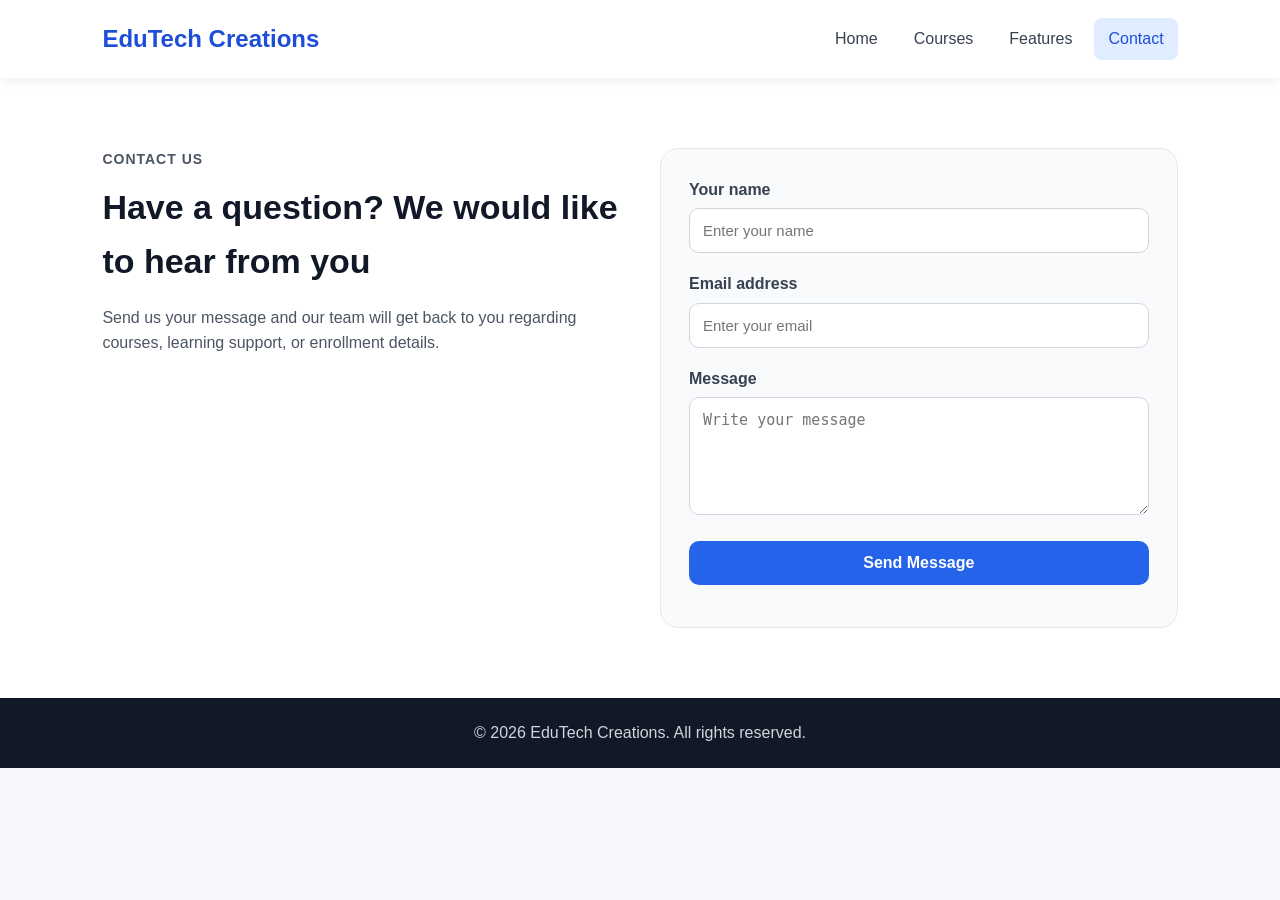
<file: contact.html>
<!DOCTYPE html>
<html lang="en">
<head>
  <meta charset="UTF-8">
  <title>EduTech Creations | Contact</title>
  <meta name="viewport" content="width=device-width, initial-scale=1.0">
  <link rel="stylesheet" href="style.css">
</head>
<body>

<header class="site-header">
  <div class="logo">EduTech Creations</div>

  <nav class="navbar">
    <a href="index.html">Home</a>
    <a href="courses.html">Courses</a>
    <a href="feature.html">Features</a>
    <a href="contact.html" class="active">Contact</a>
  </nav>
</header>

<main>

  <section class="contact section-box">
    <div class="contact-content">
      <p class="section-label">Contact us</p>
      <h1>Have a question? We would like to hear from you</h1>
      <p>
        Send us your message and our team will get back to you regarding courses,
        learning support, or enrollment details.
      </p>
    </div>

    <form class="contact-form">
      <label for="name">Your name</label>
      <input type="text" id="name" placeholder="Enter your name" required>

      <label for="email">Email address</label>
      <input type="email" id="email" placeholder="Enter your email" required>

      <label for="message">Message</label>
      <textarea id="message" placeholder="Write your message" rows="5" required></textarea>

      <button type="submit">Send Message</button>

      <p id="form-message"></p>
    </form>
  </section>

</main>

<footer>
  <p>© 2026 EduTech Creations. All rights reserved.</p>
</footer>

<script src="script.js"></script>

</body>
</html>
</file>
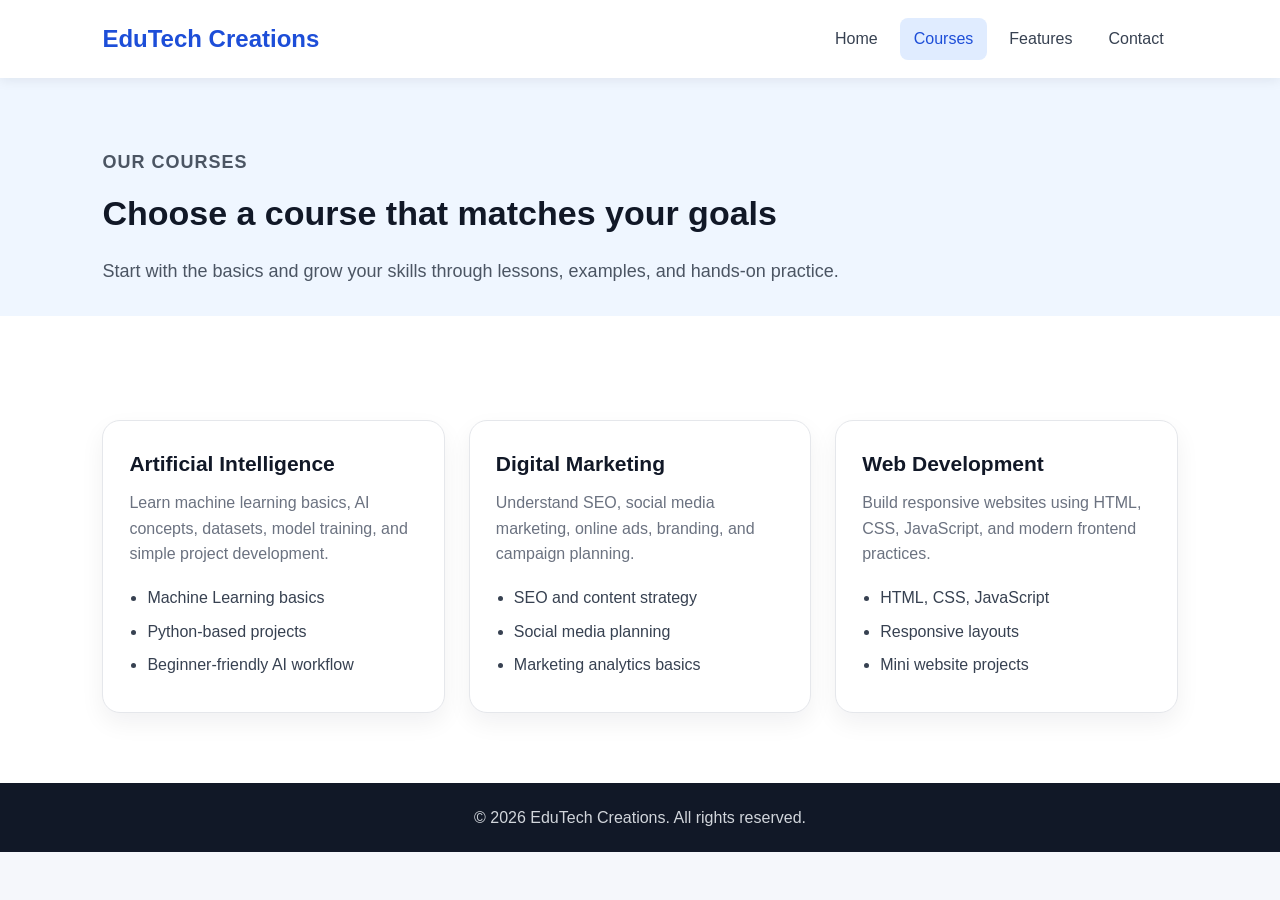
<file: courses.html>
<!DOCTYPE html>
<html lang="en">
<head>
  <meta charset="UTF-8">
  <title>EduTech Creations | Courses</title>
  <meta name="viewport" content="width=device-width, initial-scale=1.0">
  <link rel="stylesheet" href="style.css">
</head>
<body>

<header class="site-header">
  <div class="logo">EduTech Creations</div>

  <nav class="navbar">
    <a href="index.html">Home</a>
    <a href="courses.html" class="active">Courses</a>
    <a href="feature.html">Features</a>
    <a href="contact.html">Contact</a>
  </nav>
</header>

<main>

  <section class="page-heading">
    <p class="section-label">Our courses</p>
    <h1>Choose a course that matches your goals</h1>
    <p>
      Start with the basics and grow your skills through lessons, examples,
      and hands-on practice.
    </p>
  </section>

  <section class="courses section-box">
    <div class="course-container">

      <div class="course-card">
        <h3>Artificial Intelligence</h3>
        <p>
          Learn machine learning basics, AI concepts, datasets, model training,
          and simple project development.
        </p>
        <ul>
          <li>Machine Learning basics</li>
          <li>Python-based projects</li>
          <li>Beginner-friendly AI workflow</li>
        </ul>
      </div>

      <div class="course-card">
        <h3>Digital Marketing</h3>
        <p>
          Understand SEO, social media marketing, online ads, branding, and
          campaign planning.
        </p>
        <ul>
          <li>SEO and content strategy</li>
          <li>Social media planning</li>
          <li>Marketing analytics basics</li>
        </ul>
      </div>

      <div class="course-card">
        <h3>Web Development</h3>
        <p>
          Build responsive websites using HTML, CSS, JavaScript, and modern
          frontend practices.
        </p>
        <ul>
          <li>HTML, CSS, JavaScript</li>
          <li>Responsive layouts</li>
          <li>Mini website projects</li>
        </ul>
      </div>

    </div>
  </section>

</main>

<footer>
  <p>© 2026 EduTech Creations. All rights reserved.</p>
</footer>

</body>
</html>
</file>
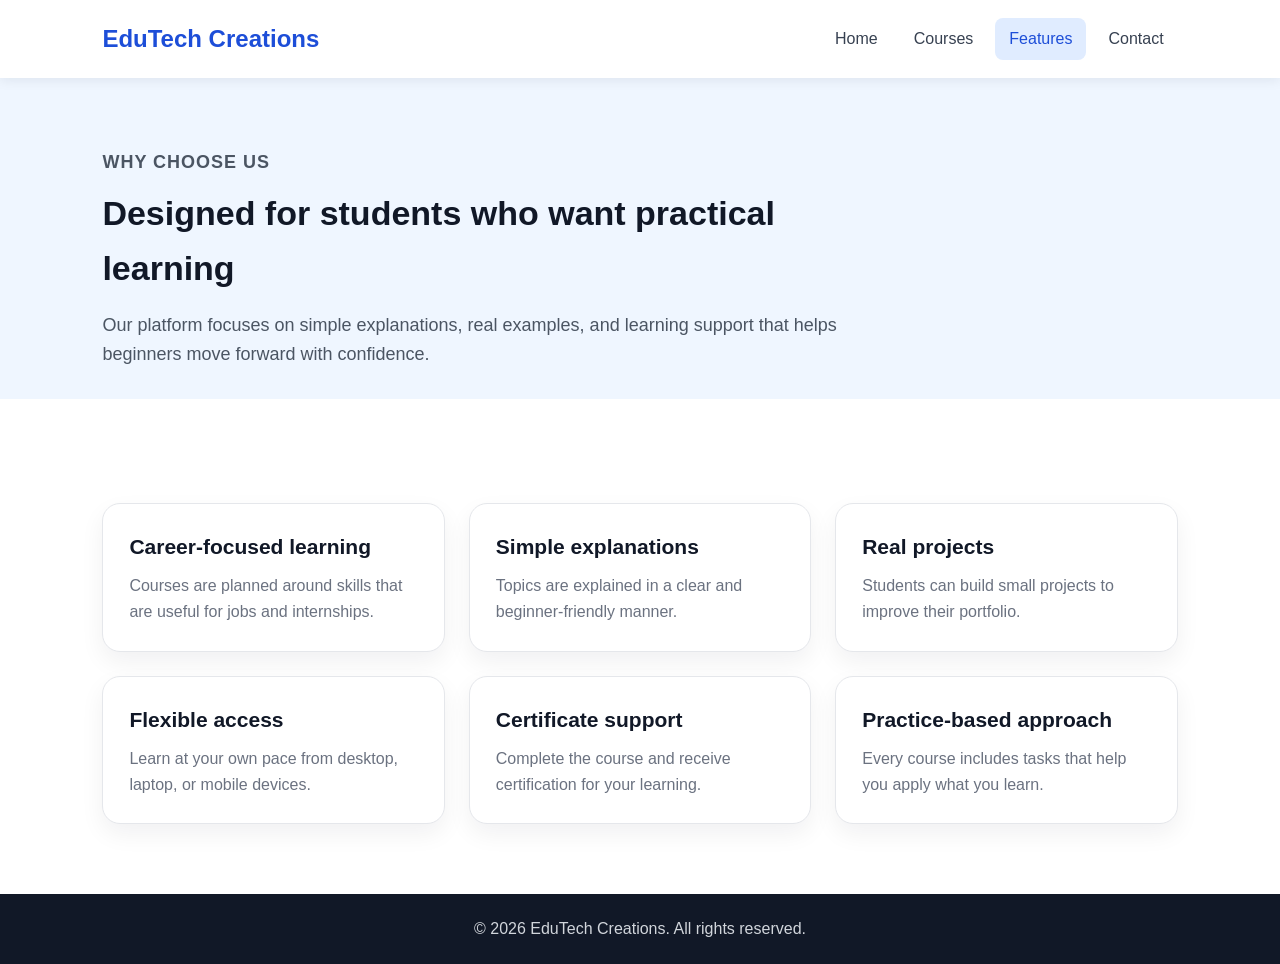
<file: feature.html>
<!DOCTYPE html>
<html lang="en">
<head>
  <meta charset="UTF-8">
  <title>EduTech Creations | Features</title>
  <meta name="viewport" content="width=device-width, initial-scale=1.0">
  <link rel="stylesheet" href="style.css">
</head>
<body>

<header class="site-header">
  <div class="logo">EduTech Creations</div>

  <nav class="navbar">
    <a href="index.html">Home</a>
    <a href="courses.html">Courses</a>
    <a href="feature.html" class="active">Features</a>
    <a href="contact.html">Contact</a>
  </nav>
</header>

<main>

  <section class="page-heading">
    <p class="section-label">Why choose us</p>
    <h1>Designed for students who want practical learning</h1>
    <p>
      Our platform focuses on simple explanations, real examples, and learning
      support that helps beginners move forward with confidence.
    </p>
  </section>

  <section class="features-page section-box">
    <div class="feature-container">

      <div class="feature-card">
        <h3>Career-focused learning</h3>
        <p>Courses are planned around skills that are useful for jobs and internships.</p>
      </div>

      <div class="feature-card">
        <h3>Simple explanations</h3>
        <p>Topics are explained in a clear and beginner-friendly manner.</p>
      </div>

      <div class="feature-card">
        <h3>Real projects</h3>
        <p>Students can build small projects to improve their portfolio.</p>
      </div>

      <div class="feature-card">
        <h3>Flexible access</h3>
        <p>Learn at your own pace from desktop, laptop, or mobile devices.</p>
      </div>

      <div class="feature-card">
        <h3>Certificate support</h3>
        <p>Complete the course and receive certification for your learning.</p>
      </div>

      <div class="feature-card">
        <h3>Practice-based approach</h3>
        <p>Every course includes tasks that help you apply what you learn.</p>
      </div>

    </div>
  </section>

</main>

<footer>
  <p>© 2026 EduTech Creations. All rights reserved.</p>
</footer>

</body>
</html>
</file>
<file: style.css>
* {
  margin: 0;
  padding: 0;
  box-sizing: border-box;
}

body {
  font-family: Arial, Helvetica, sans-serif;
  background: #f5f7fb;
  color: #1f2937;
  line-height: 1.6;
}

.site-header {
  width: 100%;
  padding: 18px 8%;
  background: #ffffff;
  display: flex;
  justify-content: space-between;
  align-items: center;
  box-shadow: 0 2px 12px rgba(15, 23, 42, 0.08);
  position: sticky;
  top: 0;
  z-index: 10;
}

.logo {
  font-size: 24px;
  font-weight: 700;
  color: #1d4ed8;
}

.navbar {
  display: flex;
  gap: 8px;
  flex-wrap: wrap;
}

.navbar a {
  color: #374151;
  text-decoration: none;
  padding: 8px 14px;
  border-radius: 8px;
  font-size: 16px;
  transition: 0.3s ease;
}

.navbar a:hover,
.navbar a.active {
  background: #e0ecff;
  color: #1d4ed8;
}

.hero {
  display: grid;
  grid-template-columns: 1.1fr 0.9fr;
  align-items: center;
  gap: 40px;
  padding: 80px 8%;
  background: linear-gradient(135deg, #eff6ff, #ffffff);
}

.hero-content h1 {
  font-size: 46px;
  line-height: 1.15;
  margin: 12px 0 18px;
  color: #111827;
}

.hero-content p {
  max-width: 620px;
  color: #4b5563;
  font-size: 18px;
}

.small-title,
.section-label {
  color: #2563eb;
  font-weight: 700;
  text-transform: uppercase;
  letter-spacing: 1px;
  font-size: 14px;
}

.hero-buttons {
  margin-top: 28px;
  display: flex;
  gap: 14px;
  flex-wrap: wrap;
}

.btn {
  display: inline-block;
  padding: 12px 22px;
  border-radius: 10px;
  text-decoration: none;
  font-weight: 600;
}

.primary-btn {
  background: #2563eb;
  color: white;
}

.primary-btn:hover {
  background: #1d4ed8;
}

.secondary-btn {
  background: #ffffff;
  color: #2563eb;
  border: 1px solid #bfdbfe;
}

.secondary-btn:hover {
  background: #eff6ff;
}

.hero-visual {
  background: #ffffff;
  border-radius: 24px;
  padding: 20px;
  box-shadow: 0 18px 40px rgba(15, 23, 42, 0.12);
}

#3d-container {
  width: 100%;
  height: 300px;
  overflow: hidden;
  border-radius: 18px;
  background: #f8fafc;
}

.section-box {
  padding: 70px 8%;
}

.about,
.features,
.courses,
.features-page,
.contact {
  background: #ffffff;
}

.about h2,
.features h2,
.page-heading h1,
.contact h1 {
  color: #111827;
  font-size: 34px;
  margin: 10px 0 16px;
}

.about > p,
.features > p,
.page-heading p,
.contact-content p {
  color: #4b5563;
  max-width: 760px;
}

.highlight-list {
  margin-top: 34px;
  display: grid;
  grid-template-columns: repeat(3, 1fr);
  gap: 22px;
}

.highlight-list div {
  background: #f8fafc;
  border: 1px solid #e5e7eb;
  padding: 22px;
  border-radius: 16px;
}

.highlight-list strong {
  display: block;
  color: #111827;
  margin-bottom: 8px;
  font-size: 18px;
}

.highlight-list span {
  color: #6b7280;
}

.card-grid,
.course-container,
.feature-container {
  margin-top: 34px;
  display: grid;
  grid-template-columns: repeat(3, 1fr);
  gap: 24px;
}

.card,
.course-card,
.feature-card {
  background: #ffffff;
  border: 1px solid #e5e7eb;
  border-radius: 18px;
  padding: 26px;
  box-shadow: 0 10px 24px rgba(15, 23, 42, 0.06);
  transition: 0.3s ease;
}

.card:hover,
.course-card:hover,
.feature-card:hover {
  transform: translateY(-6px);
  box-shadow: 0 18px 34px rgba(15, 23, 42, 0.12);
}

.card h3,
.course-card h3,
.feature-card h3 {
  color: #111827;
  margin-bottom: 10px;
  font-size: 21px;
}

.card p,
.course-card p,
.feature-card p {
  color: #6b7280;
}

.course-card ul {
  margin-top: 18px;
  padding-left: 18px;
  color: #374151;
}

.course-card li {
  margin-bottom: 8px;
}

.page-heading {
  padding: 70px 8% 30px;
  background: #eff6ff;
}

.page-heading h1 {
  max-width: 760px;
}

.page-heading p {
  font-size: 18px;
}

.contact {
  display: grid;
  grid-template-columns: 1fr 1fr;
  gap: 40px;
  align-items: start;
}

.contact-form {
  background: #f8fafc;
  padding: 28px;
  border-radius: 18px;
  border: 1px solid #e5e7eb;
}

.contact-form label {
  display: block;
  margin-bottom: 6px;
  font-weight: 600;
  color: #374151;
}

.contact-form input,
.contact-form textarea {
  width: 100%;
  margin-bottom: 18px;
  padding: 13px;
  border-radius: 10px;
  border: 1px solid #d1d5db;
  font-size: 15px;
  outline: none;
  background: #ffffff;
}

.contact-form input:focus,
.contact-form textarea:focus {
  border-color: #2563eb;
}

.contact-form button {
  width: 100%;
  padding: 13px 20px;
  background: #2563eb;
  border: none;
  color: #ffffff;
  border-radius: 10px;
  cursor: pointer;
  font-size: 16px;
  font-weight: 600;
}

.contact-form button:hover {
  background: #1d4ed8;
}

#form-message {
  margin-top: 14px;
  color: #15803d;
  font-weight: 600;
}

footer {
  text-align: center;
  padding: 22px;
  background: #111827;
  color: #d1d5db;
}

@media (max-width: 900px) {
  .hero,
  .contact {
    grid-template-columns: 1fr;
  }

  .highlight-list,
  .card-grid,
  .course-container,
  .feature-container {
    grid-template-columns: 1fr 1fr;
  }

  .hero-content h1 {
    font-size: 38px;
  }
}

@media (max-width: 600px) {
  .site-header {
    flex-direction: column;
    gap: 12px;
    padding: 16px 5%;
  }

  .navbar {
    justify-content: center;
  }

  .hero,
  .section-box,
  .page-heading {
    padding-left: 5%;
    padding-right: 5%;
  }

  .hero {
    padding-top: 50px;
    padding-bottom: 50px;
  }

  .hero-content h1 {
    font-size: 32px;
  }

  .about h2,
  .features h2,
  .page-heading h1,
  .contact h1 {
    font-size: 28px;
  }

  .highlight-list,
  .card-grid,
  .course-container,
  .feature-container {
    grid-template-columns: 1fr;
  }

  #3d-container {
    height: 240px;
  }
}
</file>
